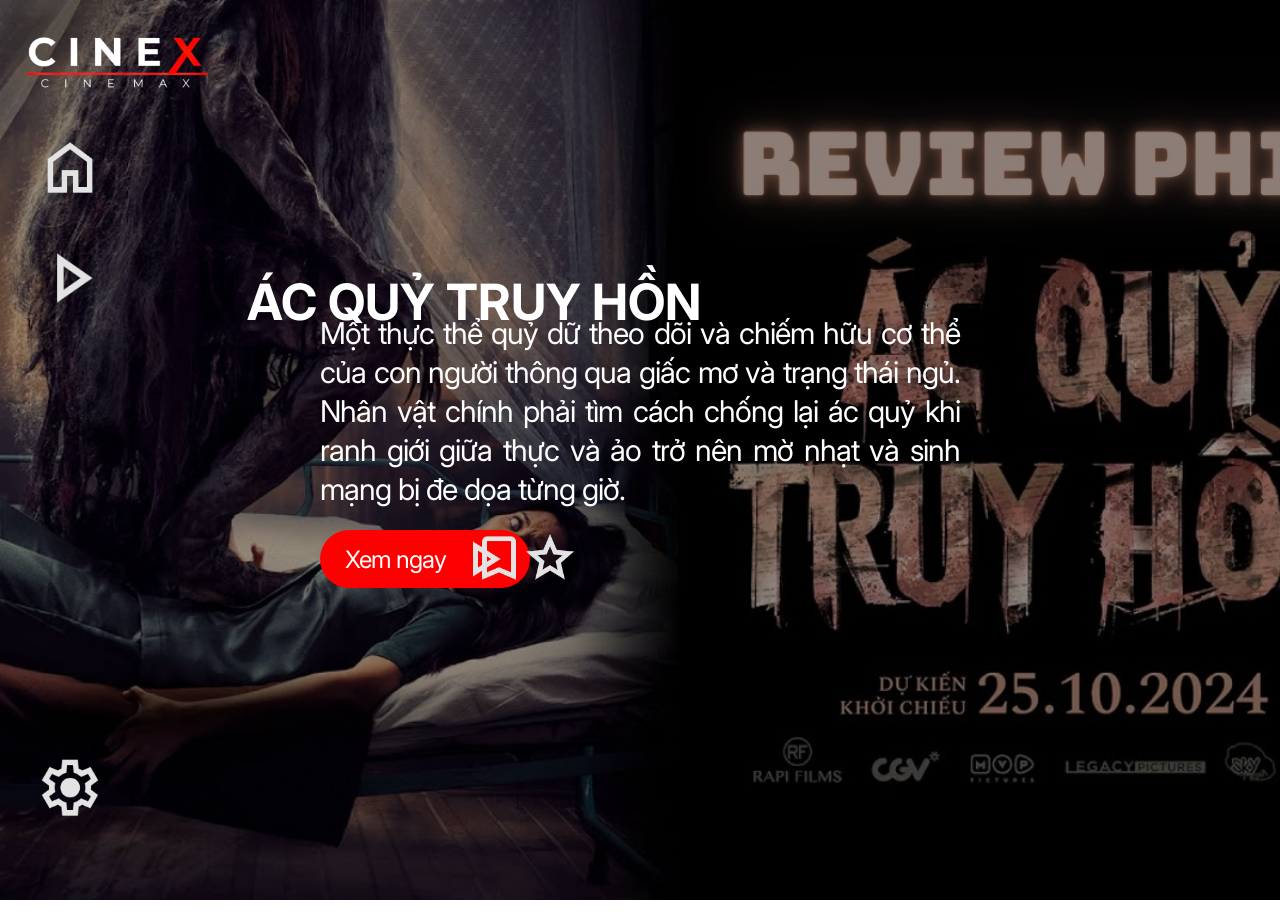
<file: acquy.html>
<!DOCTYPE html>
<html lang="en">
<head>
    <meta charset="UTF-8">
    <meta name="viewport" content="width=device-width, initial-scale=1.0">
    <title>CineX</title>
    <link rel="stylesheet" href="css/acquy.css">
    <link href="https://fonts.googleapis.com/css2?family=Inter:wght@100;200;300;400;500;600;700;800;900&display=swap" rel="stylesheet">

</head>
<body>
    <header>
        
        <img class="logo" src="assets/logo/cineX.png" alt="" width="300">

        <img class="background" src="assets/hinhnen/hinhacquy.png" alt="Background">

        <div class="menu-bar">
            <a class="menu" href="index.html"><img src="assets/logo2/home.png" alt="Home"></a>
            <a class="menu2" href="trailer/acquy.html"><img src="assets/logo2/play.png" alt="Play"></a>
            <a class="setting" href=""><img src="assets/logo2/setting.png" alt="Settings"></a> 
        </div>
    </header>
        <h2>ÁC QUỶ TRUY HỒN </h2>
        <br>
        <p>
            Một thực thể quỷ dữ theo dõi và chiếm hữu cơ thể của con người thông qua giấc mơ và trạng thái ngủ. Nhân vật chính phải tìm cách chống lại ác quỷ khi ranh giới giữa thực và ảo trở nên mờ nhạt và sinh mạng bị đe dọa từng giờ.        </p>
        <div>
            <button> <a class="xemngay" href="trailer/acquy.html">Xem ngay</a><img src="assets/logo2/play.png" alt="">
        </div>

            <a class="bookmark" href="#"><img src="assets/logo2/bookmark.png" alt=""></a>
            <a class="star" href="#"><img src="assets/logo2/star.png" alt=""></a>



</body>
</html>
</file>
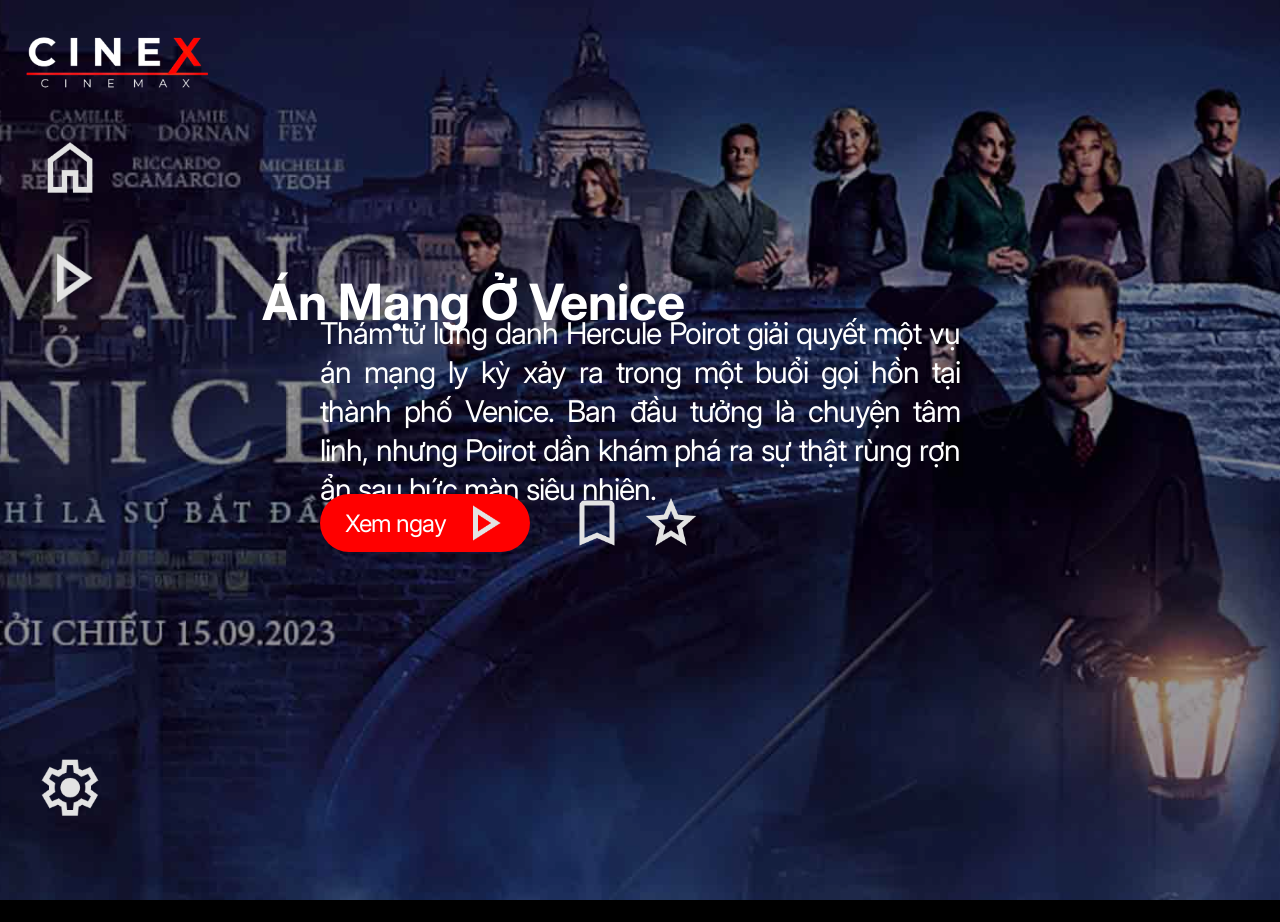
<file: anmangvinice.html>
<!DOCTYPE html>
<html lang="en">
<head>
    <meta charset="UTF-8">
    <meta name="viewport" content="width=device-width, initial-scale=1.0">
    <title>CineX</title>
    <link rel="stylesheet" href="css/anmangvinice.css">
    <link href="https://fonts.googleapis.com/css2?family=Inter:wght@100;200;300;400;500;600;700;800;900&display=swap" rel="stylesheet">
</head>

<body>
    <header>        
        <img class="logo" src="assets/logo/cineX.png" alt="" width="300">

        <img class="background" src="assets/hinhnen/hinhanmangvenice.png" alt="Background">
        <div class="menu-bar">
            <a class="menu" href="index.html"><img src="assets/logo2/home.png" alt="Home"></a>
            <a class="menu2" href="trailer/anmangvenice.html"><img src="assets/logo2/play.png" alt="Play"></a>
            <a class="setting" href=""><img src="assets/logo2/setting.png" alt="Settings"></a> 
        </div>
    </header>
        <h2>Án Mạng Ở Venice    </h2>
        <br>    
        <p>
            Thám tử lừng danh Hercule Poirot giải quyết một vụ án mạng ly kỳ xảy ra trong một buổi gọi hồn tại thành phố Venice. Ban đầu tưởng là chuyện tâm linh, nhưng Poirot dần khám phá ra sự thật rùng rợn ẩn sau bức màn siêu nhiên.            
            <button> <span> <a class="xemngay" href="trailer/anmangvenice.html">Xem ngay</a></span><img src="assets/logo2/play.png" alt="">
        </div>

            <a class="bookmark" href="#"><img src="assets/logo2/bookmark.png" alt=""></a>
            <a class="star" href="#"><img src="assets/logo2/star.png" alt=""></a>
       

</body>
</html>
</file>
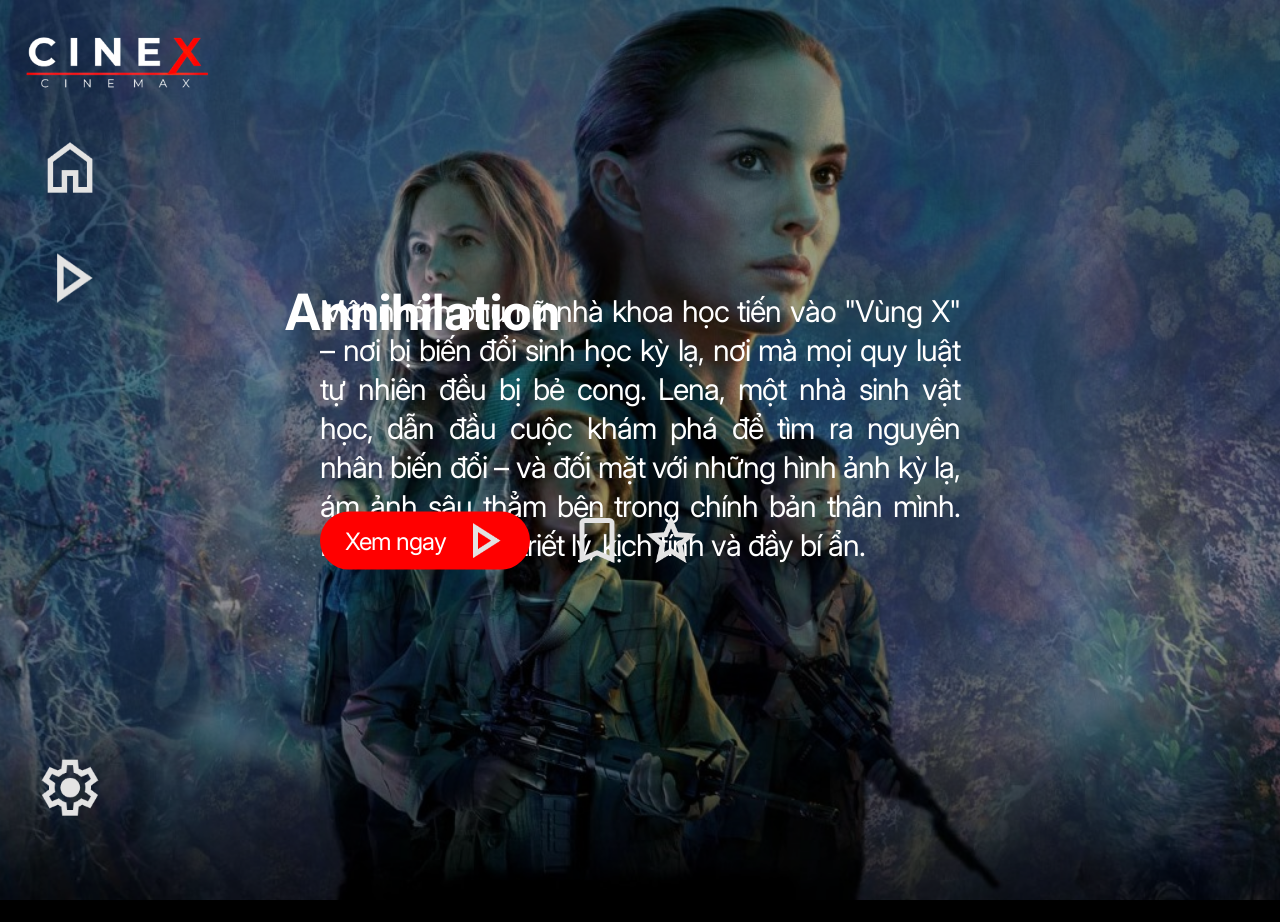
<file: annihilation.html>
<!DOCTYPE html>
<html lang="en">
<head>
    <meta charset="UTF-8">
    <meta name="viewport" content="width=device-width, initial-scale=1.0">
    <title>CineX</title>
    <link rel="stylesheet" href="css/annihilation.css">
    <link href="https://fonts.googleapis.com/css2?family=Inter:wght@100;200;300;400;500;600;700;800;900&display=swap" rel="stylesheet">
</head>

<body>
    <header>        
        <img class="logo" src="assets/logo/cineX.png" alt="" width="300">

        <img class="background" src="assets/hinhnen/hinhannihilation.png" alt="Background">
        <div class="menu-bar">
            <a class="menu" href="index.html"><img src="assets/logo2/home.png" alt="Home"></a>
            <a class="menu2" href="trailer/annihilation.html"><img src="assets/logo2/play.png" alt="Play"></a>
            <a class="setting" href=""><img src="assets/logo2/setting.png" alt="Settings"></a> 
        </div>
    </header>
        <h2>Annihilation</h2>
        <br>    
        <p>
            Một nhóm phụ nữ nhà khoa học tiến vào "Vùng X" – nơi bị biến đổi sinh học kỳ lạ, nơi mà mọi quy luật tự nhiên đều bị bẻ cong. Lena, một nhà sinh vật học, dẫn đầu cuộc khám phá để tìm ra nguyên nhân biến đổi – và đối mặt với những hình ảnh kỳ lạ, ám ảnh sâu thẳm bên trong chính bản thân mình. Phim mang tính triết lý, kịch tính và đầy bí ẩn.


            <button> <span> <a class="xemngay" href="trailer/annihilation.html">Xem ngay</a></span><img src="assets/logo2/play.png" alt="">
        </div>

            <a class="bookmark" href="#"><img src="assets/logo2/bookmark.png" alt=""></a>
            <a class="star" href="#"><img src="assets/logo2/star.png" alt=""></a>
       

</body>
</html>
</file>
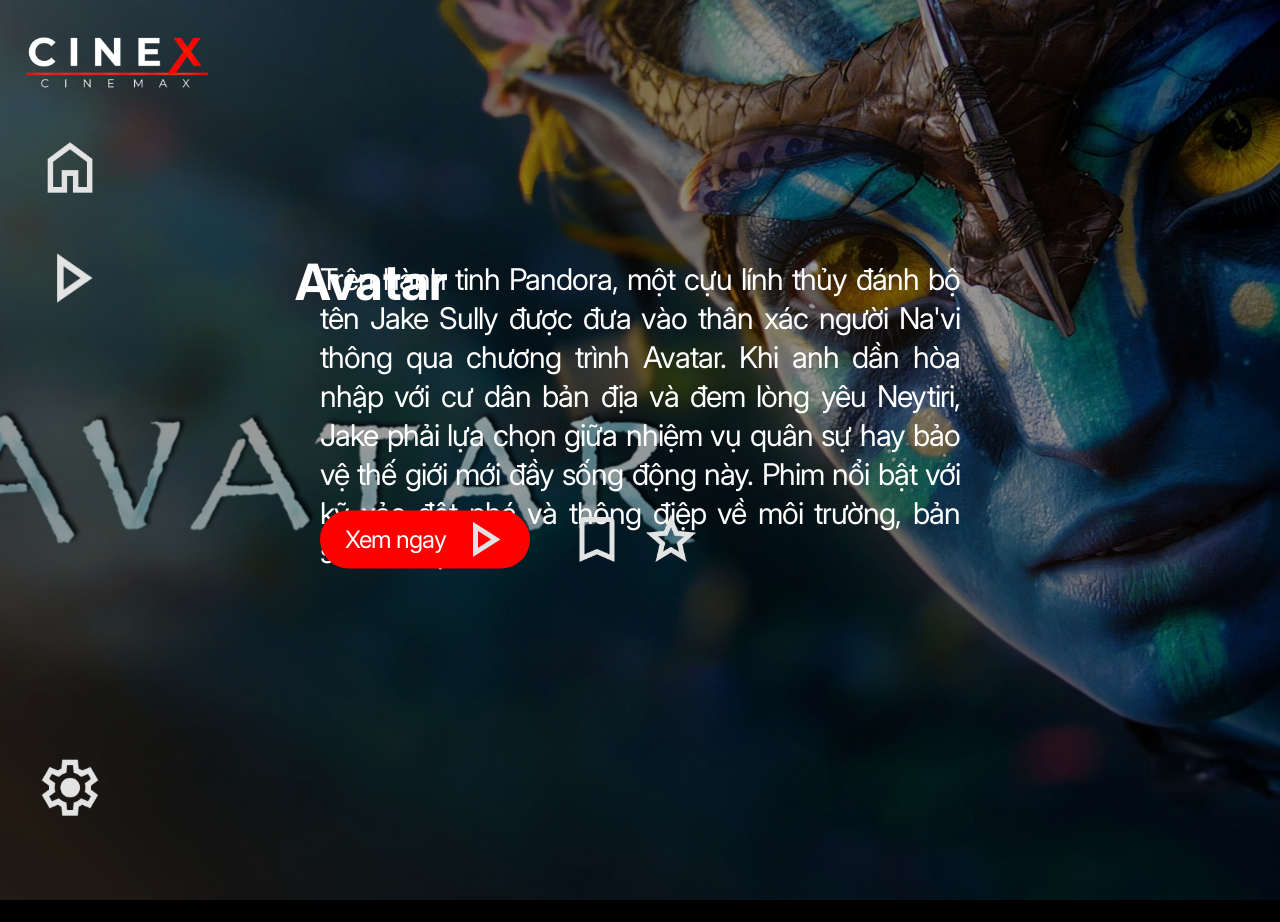
<file: avatar.html>
<!DOCTYPE html>
<html lang="en">
<head>
    <meta charset="UTF-8">
    <meta name="viewport" content="width=device-width, initial-scale=1.0">
    <title>CineX</title>
    <link rel="stylesheet" href="css/avatar.css">
    <link href="https://fonts.googleapis.com/css2?family=Inter:wght@100;200;300;400;500;600;700;800;900&display=swap" rel="stylesheet">
</head>

<body>
    <header>        
        <img class="logo" src="assets/logo/cineX.png" alt="" width="300">

        <img class="background" src="assets/hinhnen/hinhavatar.png" alt="Background">
        <div class="menu-bar">
            <a class="menu" href="index.html"><img src="assets/logo2/home.png" alt="Home"></a>
            <a class="menu2" href="trailer/avartar.html"><img src="assets/logo2/play.png" alt="Play"></a>
            <a class="setting" href=""><img src="assets/logo2/setting.png" alt="Settings"></a> 
        </div>
    </header>
        <h2>Avatar</h2>
        <br>    
        <p>
            Trên hành tinh Pandora, một cựu lính thủy đánh bộ tên Jake Sully được đưa vào thân xác người Na'vi thông qua chương trình Avatar. Khi anh dần hòa nhập với cư dân bản địa và đem lòng yêu Neytiri, Jake phải lựa chọn giữa nhiệm vụ quân sự hay bảo vệ thế giới mới đầy sống động này. Phim nổi bật với kỹ xảo đột phá và thông điệp về môi trường, bản sắc dân tộc.
            <button> <span> <a class="xemngay" href="trailer/avartar.html">Xem ngay</a></span><img src="assets/logo2/play.png" alt="">
        </div>

            <a class="bookmark" href="#"><img src="assets/logo2/bookmark.png" alt=""></a>
            <a class="star" href="#"><img src="assets/logo2/star.png" alt=""></a>
       

</body>
</html>
</file>
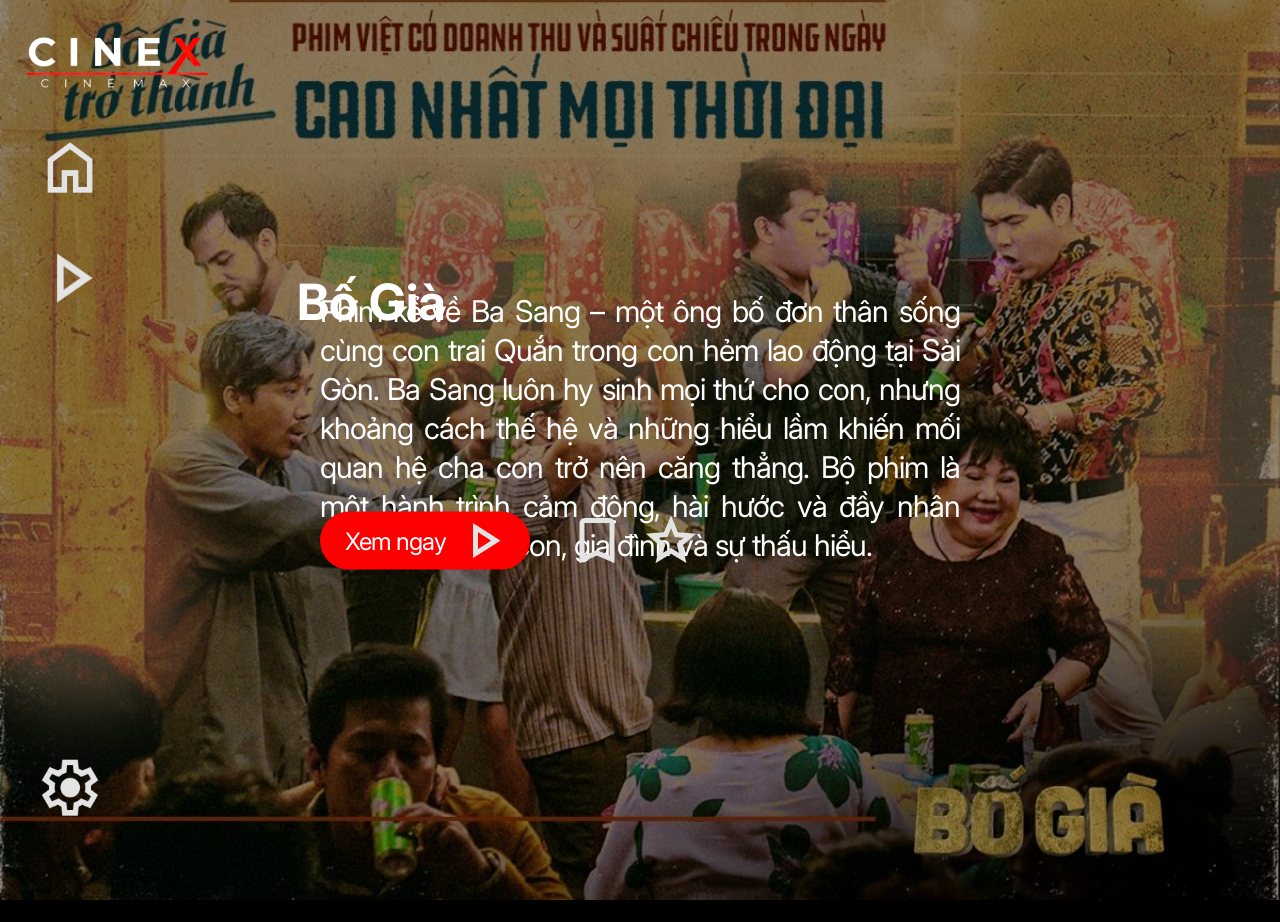
<file: bogia.html>
<!DOCTYPE html>
<html lang="en">
<head>
    <meta charset="UTF-8">
    <meta name="viewport" content="width=device-width, initial-scale=1.0">
    <title>CineX</title>
    <link rel="stylesheet" href="css/bogia.css">
    <link href="https://fonts.googleapis.com/css2?family=Inter:wght@100;200;300;400;500;600;700;800;900&display=swap" rel="stylesheet">
</head>

<body>
    <header>        
        <img class="logo" src="assets/logo/cineX.png" alt="" width="300">

        <img class="background" src="assets/hinhnen/hinhbogia.png" alt="Background">
        <div class="menu-bar">
            <a class="menu" href="index.html"><img src="assets/logo2/home.png" alt="Home"></a>
            <a class="menu2" href="trailer/bogia.html"><img src="assets/logo2/play.png" alt="Play"></a>
            <a class="setting" href=""><img src="assets/logo2/setting.png" alt="Settings"></a> 
        </div>
    </header>
        <h2>Bố Già </h2>
        <br>    
        <p>
            Phim kể về Ba Sang – một ông bố đơn thân sống cùng con trai Quắn trong con hẻm lao động tại Sài Gòn. Ba Sang luôn hy sinh mọi thứ cho con, nhưng khoảng cách thế hệ và những hiểu lầm khiến mối quan hệ cha con trở nên căng thẳng. Bộ phim là một hành trình cảm động, hài hước và đầy nhân văn về tình cha con, gia đình và sự thấu hiểu.

            <button> <span> <a class="xemngay" href="trailer/bogia.html">Xem ngay</a></span><img src="assets/logo2/play.png" alt="">
        </div>

            <a class="bookmark" href="#"><img src="assets/logo2/bookmark.png" alt=""></a>
            <a class="star" href="#"><img src="assets/logo2/star.png" alt=""></a>
       

</body>
</html>
</file>
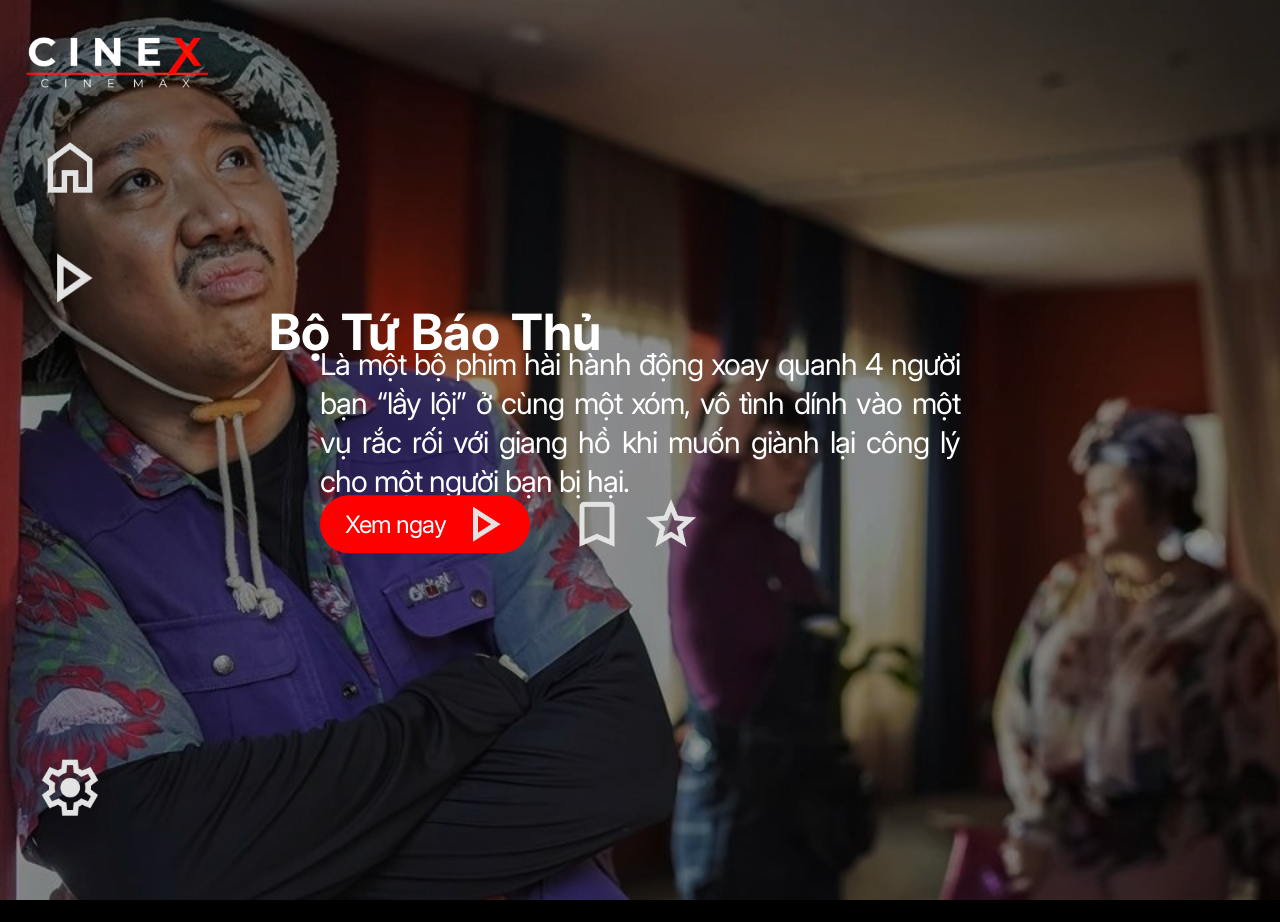
<file: botubbaothu.html>
<!DOCTYPE html>
<html lang="en">
<head>
    <meta charset="UTF-8">
    <meta name="viewport" content="width=device-width, initial-scale=1.0">
    <title>CineX</title>
    <link rel="stylesheet" href="css/botubaothu.css">
    <link href="https://fonts.googleapis.com/css2?family=Inter:wght@100;200;300;400;500;600;700;800;900&display=swap" rel="stylesheet">
</head>

<body>
    <header>        
        <img class="logo" src="assets/logo/cineX.png" alt="" width="300">

        <img class="background" src="assets/hinhnen/hinhbotubaothu.png" alt="Background">
        <div class="menu-bar">
            <a class="menu" href="index.html"><img src="assets/logo2/home.png" alt="Home"></a>
            <a class="menu2" href="trailer/bo4baothu.html"><img src="assets/logo2/play.png" alt="Play"></a>
            <a class="setting" href=""><img src="assets/logo2/setting.png" alt="Settings"></a> 
        </div>
    </header>
        <h2>Bộ Tứ Báo Thủ</h2>
        <br>    
        <p>
            Là một bộ phim hài hành động xoay quanh 4 người bạn “lầy lội” ở cùng một xóm, vô tình dính vào một vụ rắc rối với giang hồ khi muốn giành lại công lý cho một người bạn bị hại.            
            <button> <span> <a class="xemngay" href="trailer/bo4baothu.html">Xem ngay</a></span><img src="assets/logo2/play.png" alt="">
        </div>

            <a class="bookmark" href="#"><img src="assets/logo2/bookmark.png" alt=""></a>
            <a class="star" href="#"><img src="assets/logo2/star.png" alt=""></a>
       

</body>
</html>
</file>
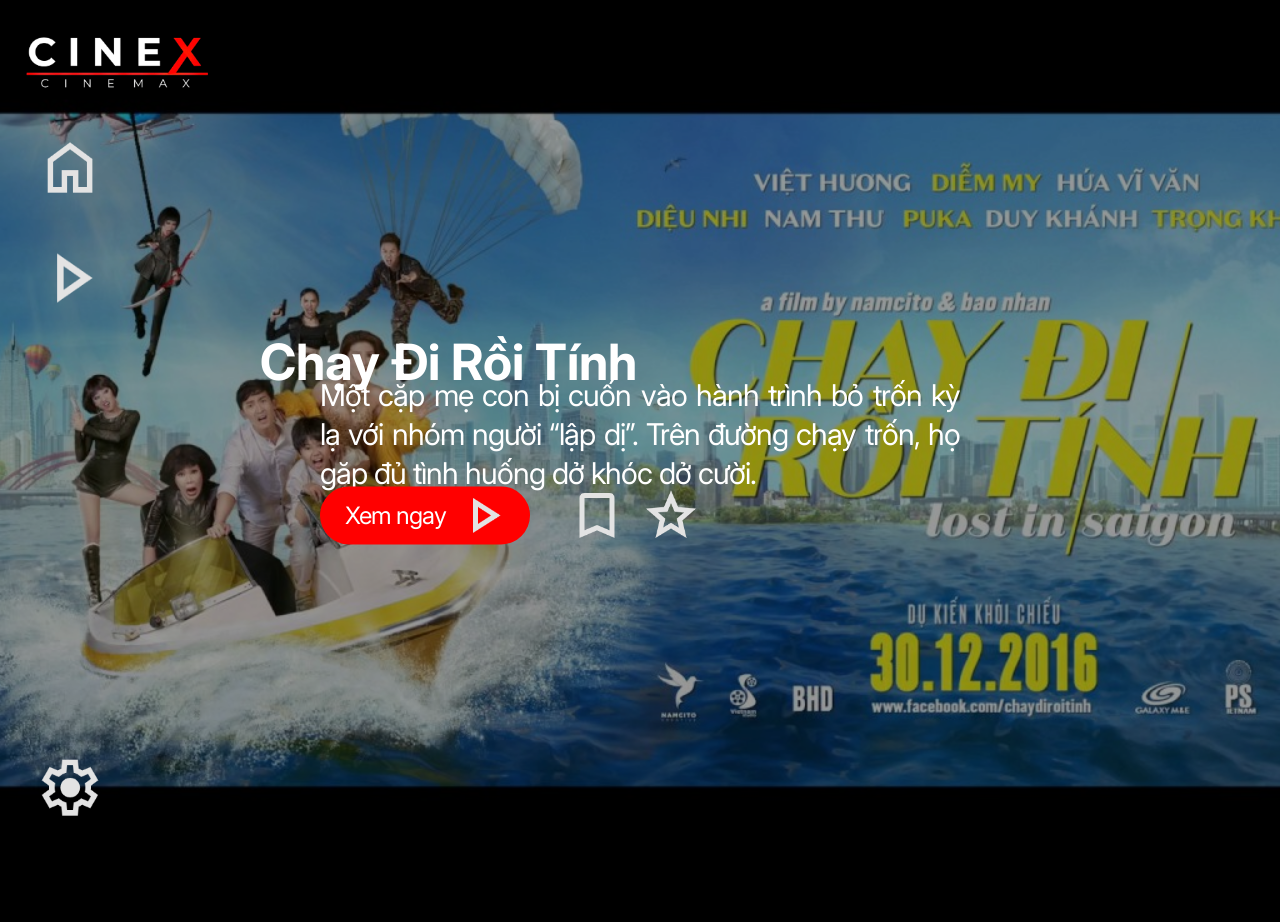
<file: chaydiroitinh.html>
<!DOCTYPE html>
<html lang="en">
<head>
    <meta charset="UTF-8">
    <meta name="viewport" content="width=device-width, initial-scale=1.0">
    <title>CineX</title>
    <link rel="stylesheet" href="css/chaydiroitinh.css">
    <link href="https://fonts.googleapis.com/css2?family=Inter:wght@100;200;300;400;500;600;700;800;900&display=swap" rel="stylesheet">
</head>

<body>
    <header>        
        <img class="logo" src="assets/logo/cineX.png" alt="" width="300">

        <img class="background" src="assets/hinhnen/hinhchaydiroitinh.png" alt="Background">
        <div class="menu-bar">
            <a class="menu" href="index.html"><img src="assets/logo2/home.png" alt="Home"></a>
            <a class="menu2" href="trailer/chaydiroitinh.html"><img src="assets/logo2/play.png" alt="Play"></a>
            <a class="setting" href=""><img src="assets/logo2/setting.png" alt="Settings"></a> 
        </div>
    </header>
        <h2>Chạy Đi Rồi Tính</h2>
        <br>    
        <p>
            Một cặp mẹ con bị cuốn vào hành trình bỏ trốn kỳ lạ với nhóm người “lập dị”. Trên đường chạy trốn, họ gặp đủ tình huống dở khóc dở cười.            
            <button> <span> <a class="xemngay" href="trailer/chaydiroitinh.html">Xem ngay</a></span><img src="assets/logo2/play.png" alt="">
        </div>

            <a class="bookmark" href="#"><img src="assets/logo2/bookmark.png" alt=""></a>
            <a class="star" href="#"><img src="assets/logo2/star.png" alt=""></a>
       

</body>
</html>
</file>
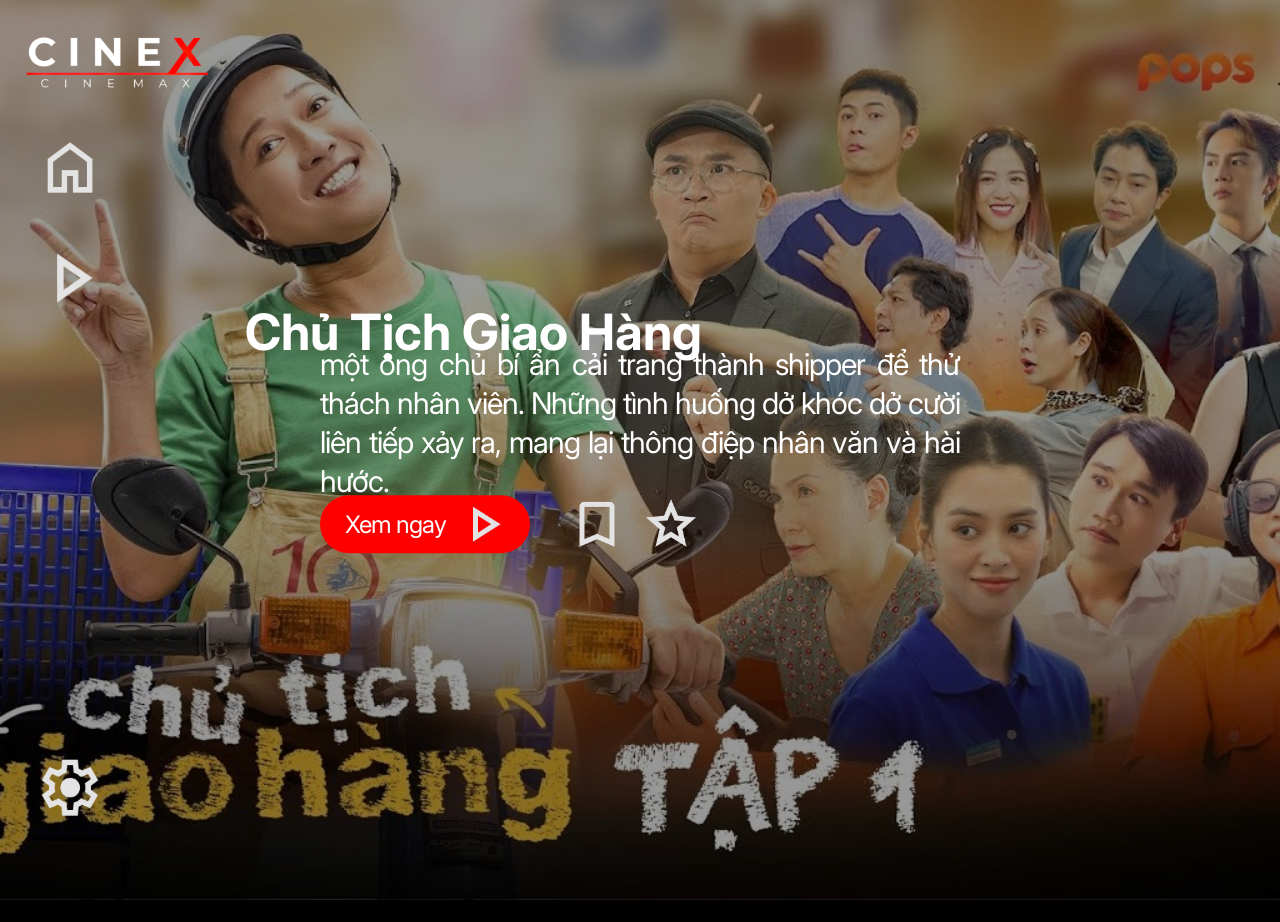
<file: chutichgiaohang.html>
<!DOCTYPE html>
<html lang="en">
<head>
    <meta charset="UTF-8">
    <meta name="viewport" content="width=device-width, initial-scale=1.0">
    <title>CineX</title>
    <link rel="stylesheet" href="css/chutichgiaohang.css">
    <link href="https://fonts.googleapis.com/css2?family=Inter:wght@100;200;300;400;500;600;700;800;900&display=swap" rel="stylesheet">
</head>

<body>
    <header>        
        <img class="logo" src="assets/logo/cineX.png" alt="" width="300">

        <img class="background" src="assets/hinhnen/hinhchutichgiaohang.png" alt="Background">
        <div class="menu-bar">
            <a class="menu" href="index.html"><img src="assets/logo2/home.png" alt="Home"></a>
            <a class="menu2" href="trailer/chutichgiaohang.html"><img src="assets/logo2/play.png" alt="Play"></a>
            <a class="setting" href=""><img src="assets/logo2/setting.png" alt="Settings"></a> 
        </div>
    </header>
        <h2>Chủ Tịch Giao Hàng</h2>
        <br>    
        <p>
            một ông chủ bí ẩn cải trang thành shipper để thử thách nhân viên. Những tình huống dở khóc dở cười liên tiếp xảy ra, mang lại thông điệp nhân văn và hài hước.        
            <button> <span> <a class="xemngay" href="trailer/chutichgiaohang.html">Xem ngay</a></span><img src="assets/logo2/play.png" alt="">
        </div>

            <a class="bookmark" href="#"><img src="assets/logo2/bookmark.png" alt=""></a>
            <a class="star" href="#"><img src="assets/logo2/star.png" alt=""></a>
       

</body>
</html>
</file>
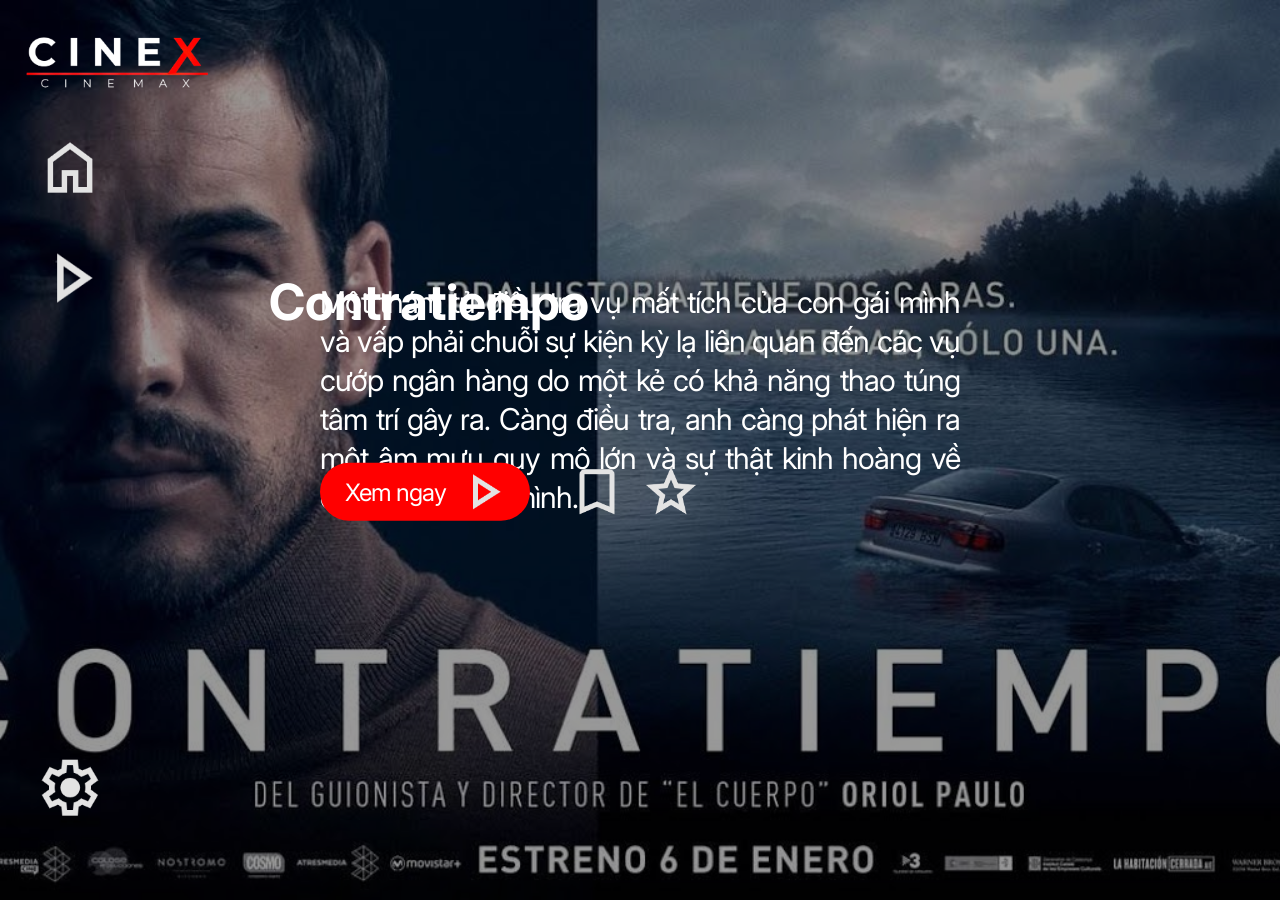
<file: contratiempo.html>
<!DOCTYPE html>
<html lang="en">
<head>
    <meta charset="UTF-8">
    <meta name="viewport" content="width=device-width, initial-scale=1.0">
    <title>CineX</title>
    <link rel="stylesheet" href="css/contratiempo.css">
    <link href="https://fonts.googleapis.com/css2?family=Inter:wght@100;200;300;400;500;600;700;800;900&display=swap" rel="stylesheet">
</head>

<body>
    <header>        
        <img class="logo" src="assets/logo/cineX.png" alt="" width="300">

        <img class="background" src="assets/hinhnen/hinhcontratiempo.png" alt="Background">
        <div class="menu-bar">
            <a class="menu" href="index.html"><img src="assets/logo2/home.png" alt="Home"></a>
            <a class="menu2" href="trailer/contratiempo.html"><img src="assets/logo2/play.png" alt="Play"></a>
            <a class="setting" href=""><img src="assets/logo2/setting.png" alt="Settings"></a> 
        </div>
    </header>
        <h2>Contratiempo </h2>
        <br>    
        <p>
            Một thám tử điều tra vụ mất tích của con gái mình và vấp phải chuỗi sự kiện kỳ lạ liên quan đến các vụ cướp ngân hàng do một kẻ có khả năng thao túng tâm trí gây ra. Càng điều tra, anh càng phát hiện ra một âm mưu quy mô lớn và sự thật kinh hoàng về chính bản thân mình.
            <button> <span> <a class="xemngay" href="trailer/contratiempo.html">Xem ngay</a></span><img src="assets/logo2/play.png" alt="">
        </div>

            <a class="bookmark" href="#"><img src="assets/logo2/bookmark.png" alt=""></a>
            <a class="star" href="#"><img src="assets/logo2/star.png" alt=""></a>
       

</body>
</html>
</file>
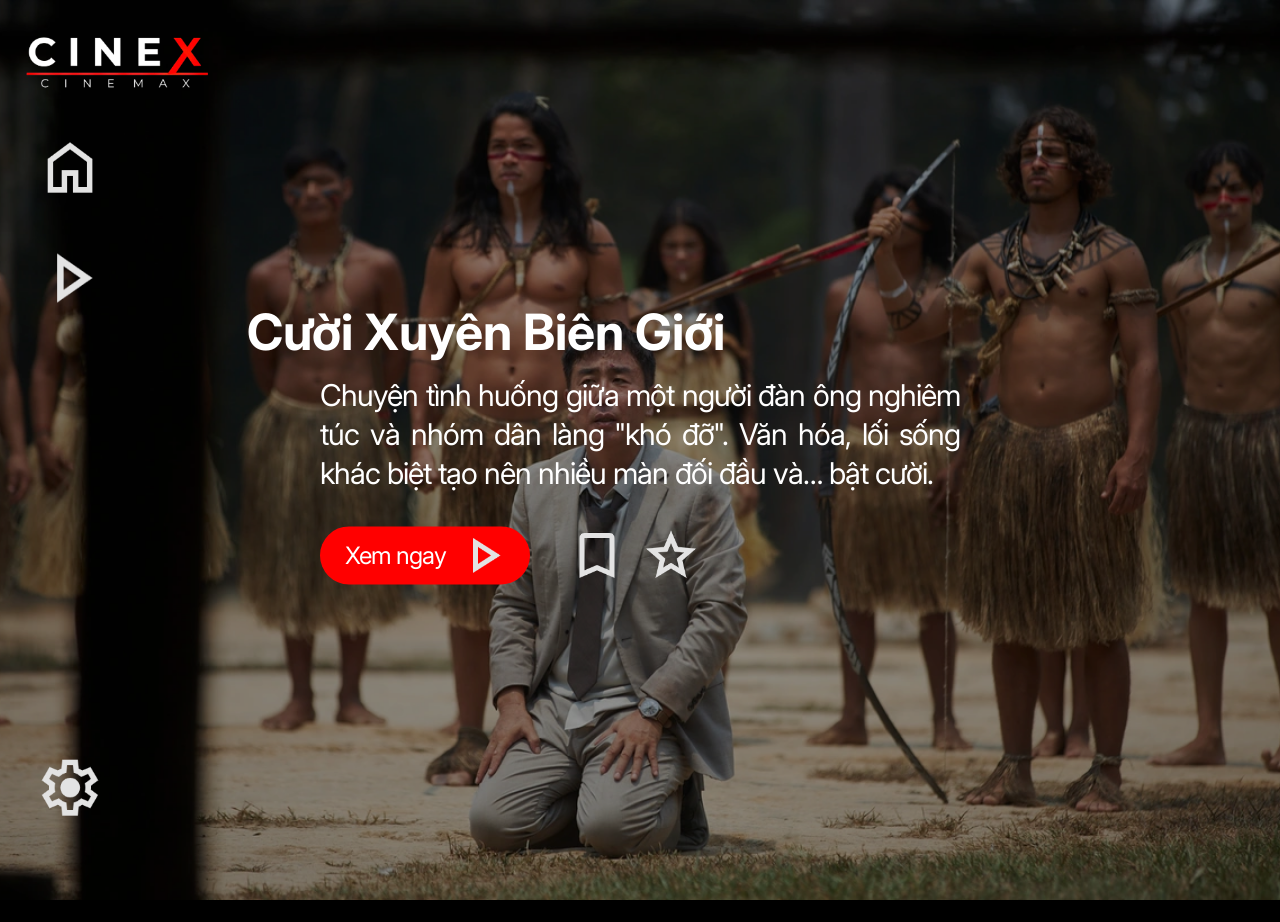
<file: cuoixuyenbiengioi.html>
<!DOCTYPE html>
<html lang="en">
<head>
    <meta charset="UTF-8">
    <meta name="viewport" content="width=device-width, initial-scale=1.0">
    <title>CineX</title>
    <link rel="stylesheet" href="css/cuoixuyenbiengioi.css">
    <link href="https://fonts.googleapis.com/css2?family=Inter:wght@100;200;300;400;500;600;700;800;900&display=swap" rel="stylesheet">
</head>

<body>
    <header>        
        <img class="logo" src="assets/logo/cineX.png" alt="" width="300">

        <img class="background" src="assets/hinhnen/hinhcuoixuyenbiengioi.png" alt="Background">
        <div class="menu-bar">
            <a class="menu" href="index.html"><img src="assets/logo2/home.png" alt="Home"></a>
            <a class="menu2" href="trailer/cuoixuyenbiengioi.html"><img src="assets/logo2/play.png" alt="Play"></a>
            <a class="setting" href=""><img src="assets/logo2/setting.png" alt="Settings"></a> 
        </div>
    </header>
        <h2>Cười Xuyên Biên Giới</h2>
        <br>    
        <p>
            Chuyện tình huống giữa một người đàn ông nghiêm túc và nhóm dân làng "khó đỡ". Văn hóa, lối sống khác biệt tạo nên nhiều màn đối đầu và… bật cười.            
            <button> <span> <a class="xemngay" href="trailer/cuoixuyenbiengioi.html">Xem ngay</a></span><img src="assets/logo2/play.png" alt="">
        </div>

            <a class="bookmark" href="#"><img src="assets/logo2/bookmark.png" alt=""></a>
            <a class="star" href="#"><img src="assets/logo2/star.png" alt=""></a>
       

</body>
</html>
</file>
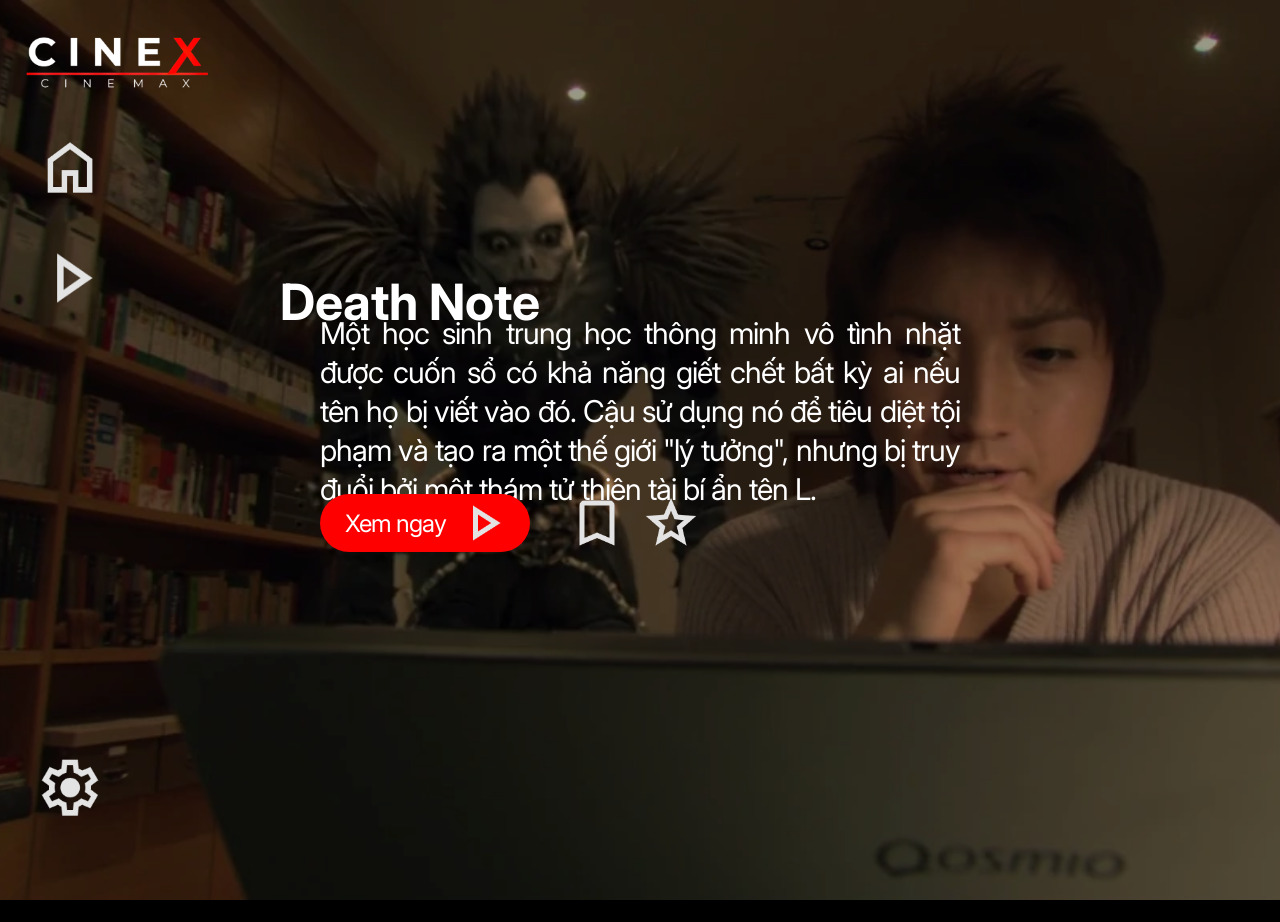
<file: deathnote.html>
<!DOCTYPE html>
<html lang="en">
<head>
    <meta charset="UTF-8">
    <meta name="viewport" content="width=device-width, initial-scale=1.0">
    <title>CineX</title>
    <link rel="stylesheet" href="css/deathnote.css">
    <link href="https://fonts.googleapis.com/css2?family=Inter:wght@100;200;300;400;500;600;700;800;900&display=swap" rel="stylesheet">
</head>

<body>
    <header>        
        <img class="logo" src="assets/logo/cineX.png" alt="" width="300">

        <img class="background" src="assets/hinhnen/hinhdeathnote.png" alt="Background">
        <div class="menu-bar">
            <a class="menu" href="index.html"><img src="assets/logo2/home.png" alt="Home"></a>
            <a class="menu2" href="trailer/deathnote.html"><img src="assets/logo2/play.png" alt="Play"></a>
            <a class="setting" href=""><img src="assets/logo2/setting.png" alt="Settings"></a> 
        </div>
    </header>
        <h2>Death Note</h2>
        <br>    
        <p>
            Một học sinh trung học thông minh vô tình nhặt được cuốn sổ có khả năng giết chết bất kỳ ai nếu tên họ bị viết vào đó. Cậu sử dụng nó để tiêu diệt tội phạm và tạo ra một thế giới "lý tưởng", nhưng bị truy đuổi bởi một thám tử thiên tài bí ẩn tên L.            <button> <span> <a class="xemngay" href="trailer/deathnote.html">Xem ngay</a></span><img src="assets/logo2/play.png" alt="">
        </div>

            <a class="bookmark" href="#"><img src="assets/logo2/bookmark.png" alt=""></a>
            <a class="star" href="#"><img src="assets/logo2/star.png" alt=""></a>
       

</body>
</html>
</file>
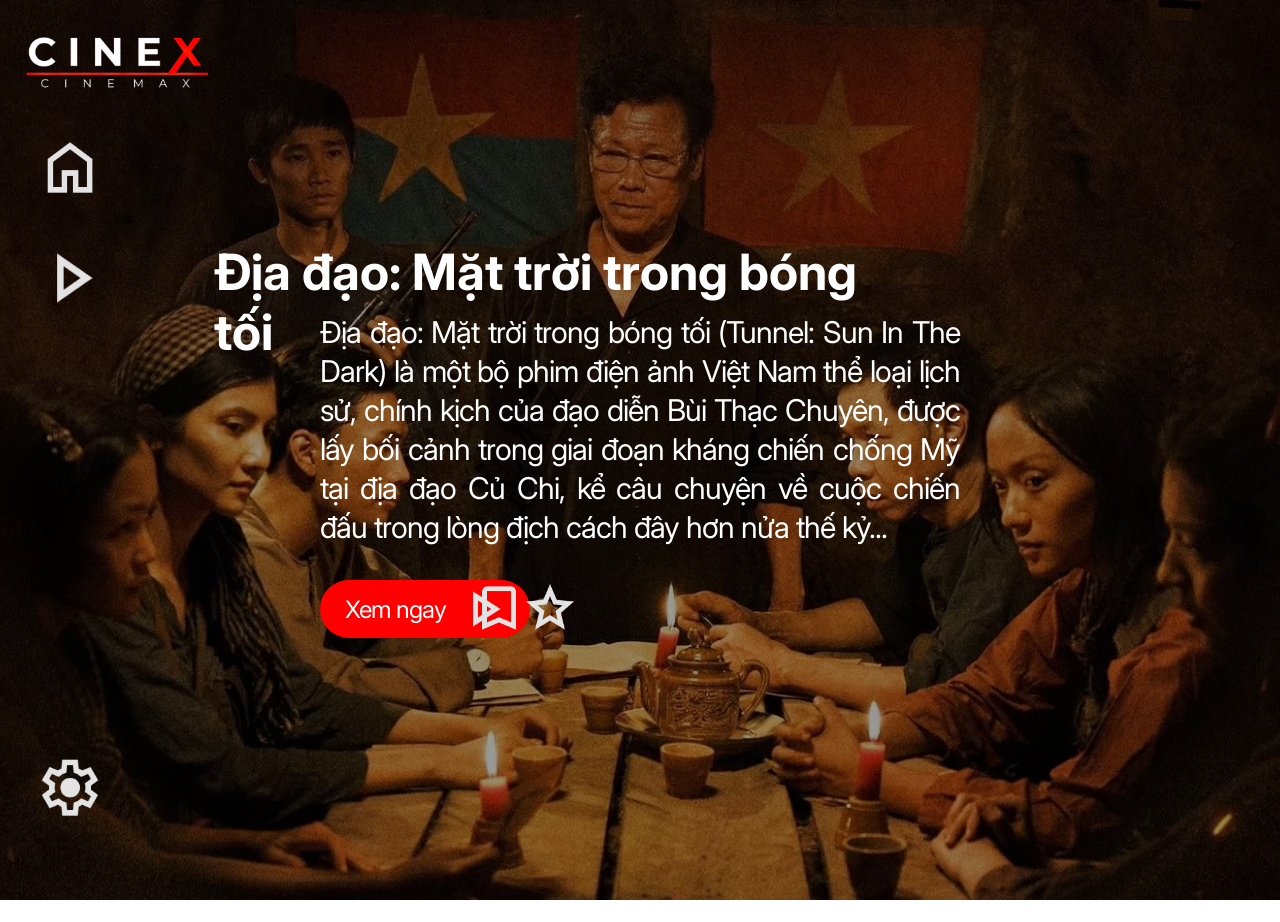
<file: diadao.html>
<!DOCTYPE html>
<html lang="en">
<head>
    <meta charset="UTF-8">
    <meta name="viewport" content="width=device-width, initial-scale=1.0">
    <title>CineX</title>
    <link rel="stylesheet" href="css/diadao.css">
    <link href="https://fonts.googleapis.com/css2?family=Inter:wght@100;200;300;400;500;600;700;800;900&display=swap" rel="stylesheet">
</head>

<body>
    <header>        
        <img class="logo" src="assets/logo/cineX.png" alt="" width="300">

        <img class="background" src="assets/hinhnen/diadao.png" alt="Background">
        <div class="menu-bar">
            <a class="menu" href="index.html"><img src="assets/logo2/home.png" alt="Home"></a>
            <a class="menu2" href="trailer/diadao.html"><img src="assets/logo2/play.png" alt="Play"></a>
            <a class="setting" href=""><img src="assets/logo2/setting.png" alt="Settings"></a> 
        </div>
    </header>
        <h2>Địa đạo: Mặt trời trong bóng tối</h2>
        <br>
        <p>
            Địa đạo: Mặt trời trong bóng tối (Tunnel: Sun In The Dark) là một bộ phim điện ảnh Việt Nam thể loại lịch sử, chính kịch của đạo diễn Bùi Thạc Chuyên, được lấy bối cảnh trong giai đoạn kháng chiến chống Mỹ tại địa đạo Củ Chi, kể câu chuyện về cuộc chiến đấu trong lòng địch cách đây hơn nửa thế kỷ...        <div>
            <button> <span> <a class="xemngay" href="trailer/diadao.html">Xem ngay</a></span><img src="assets/logo2/play.png" alt="">
        </div>

            <a class="bookmark" href="#"><img src="assets/logo2/bookmark.png" alt=""></a>
            <a class="star" href="#"><img src="assets/logo2/star.png" alt=""></a>
       

</body>
</html>
</file>
<file: css/acquy.css>
body{
    margin: 0;
    padding: 0;  
    overflow: hidden;
    
}

.background{
    width: 100vw;
    height: 100vh;
    object-fit: cover;
    filter: brightness(60%);  
}

.logo {
    left: 5px;
    position: absolute;
    filter: brightness(2);
    width: 230px;
    z-index: 1000;
}



.menu-bar {
    position: absolute;
    top: -90px;
    left: 15px;
    display: flex;
    flex-direction: column;
    gap:20px;  
    transform: scale(0.7);
}

.menu{
    margin-top: 90px;
}
.menu2 img {
    margin-top: 30px;
    width: 110px; 
    height: 120px; 
}
.setting{
    margin-top: 600px;
}

p{
    line-height: 1.3;
    text-align: left;
    text-align: justify;
    position: absolute;  
    top: 440px;  
    left: 50%; 
    transform: translate(-50%, -80%);  
    color: white;  
    font-size: 30px; 
    font-family: 'Inter', sans-serif;
    font-weight: 400;
    letter-spacing: -1px;
}

h2{
    text-align: left;
    position: absolute;  
    top: 260px;  
    left: 37%; 
    transform: translate(-50%, -50%);  
    color: white;  
    font-size: 50px; 
    font-weight: bold; 
    font-family: 'Inter', sans-serif; 
}

button{     
    border: none;
    outline: none;
    padding: 10px;
    align-items: center;
    gap: 5px;
    display: flex;
    justify-content: center;
    color: white;
    background-color: red;
    height: 58px;
    width: 210px;
    border-radius: 30px;
    position: absolute;  
    top: 530px;  
    left: 25%; 
    font-family: 'Inter', sans-serif;
    font-weight: 400;
    letter-spacing: -1px;
}
.bookmark{
    width: 50px;
    position: absolute;  
    top: 510px;  
    left: 37%;  
    z-index: 1000;
    transform: scale(0.6);
}

.star{
    width: 50px;
    position: absolute;  
    top: 510px;  
    left: 41%; 
    z-index: 1000;
    transform: scale(0.6);
}
button img{
    width: 60px; 
    height: auto;
}
a{
    justify-content: center;
    display: flex;
    align-items: center;
}
.xemngay{
    margin-left: 6px;
    display: flex;
    align-items: center;
    justify-content: center;
    padding: 2px;
    color: white;
    font-size: 24px;
    text-decoration: none;
    font-family: 'Inter', sans-serif; 
}
</file>
<file: css/anmangvinice.css>
body{
    margin: 0;
    padding: 0;  
    overflow: hidden;
    background-color: black;
    
}

.background{
    height: 100vh;
    width: 100vw;
    object-fit: cover;
    image-rendering: auto;
    filter: brightness(60%);  
}

.logo {
    left: 5px;
    position: absolute;
    filter: brightness(2);
    width: 230px;
    z-index: 1000;
}



.menu-bar {
    position: absolute;
    top: -90px;
    left: 15px;
    display: flex;
    flex-direction: column;
    gap:20px;  
    transform: scale(0.7);
}

.menu{
    margin-top: 90px;
}
.menu2 img {
    margin-top: 30px;
    width: 110px; 
    height: 120px; 
}
.setting{
    margin-top: 600px;
}

p{
    line-height: 1.3;
    text-align: left;
    text-align: justify;
    position: absolute;  
    top: 440px;  
    left: 50%; 
    transform: translate(-50%, -80%);  
    color: white;  
    font-size: 30px; 
    font-family: 'Inter', sans-serif;
    font-weight: 400;
    letter-spacing: -1px;
}

h2{
    text-align: left;
    position: absolute;  
    top: 260px;  
    left: 37%; 
    transform: translate(-50%, -50%);  
    color: white;  
    font-size: 50px; 
    font-weight: bold; 
    font-family: 'Inter', sans-serif; 
}

button{     
    border: none;
    outline: none;
    padding: 10px;
    align-items: center;
    gap: 5px;
    display: flex;
    justify-content: center;
    color: white;
    background-color: red;
    height: 58px;
    width: 210px;
    border-radius: 30px;
    position: absolute;  
    top: 180px;
    font-family: 'Inter', sans-serif;
    font-weight: 400;
    letter-spacing: -1px;
}
.bookmark{
    width: 50px;
    position: absolute;  
    left: 120%;  
    z-index: 1000;
}

.star{
    width: 50px;
    position: absolute;  
    left: 155%;
    z-index: 1000;
}
button img{
    width: 60px; 
    height: auto;
}
a{
    justify-content: center;
    display: flex;
    align-items: center;
}
.xemngay{
    margin-left: 6px;
    display: flex;
    align-items: center;
    justify-content: center;
    padding: 2px;
    color: white;
    font-size: 24px;
    text-decoration: none;
    font-family: 'Inter', sans-serif; 
}
</file>
<file: css/annihilation.css>
body{
    margin: 0;
    padding: 0;  
    overflow: hidden;
    background-color: black;
    
}

.background{
    height: 100vh;
    width: 100vw;
    object-fit: cover;
    image-rendering: auto;
    filter: brightness(60%);  
}

.logo {
    left: 5px;
    position: absolute;
    filter: brightness(2);
    width: 230px;
    z-index: 1000;
}



.menu-bar {
    position: absolute;
    top: -90px;
    left: 15px;
    display: flex;
    flex-direction: column;
    gap:20px;  
    transform: scale(0.7);
}

.menu{
    margin-top: 90px;
}
.menu2 img {
    margin-top: 30px;
    width: 110px; 
    height: 120px; 
}
.setting{
    margin-top: 600px;
}

p{
    line-height: 1.3;
    text-align: left;
    text-align: justify;
    position: absolute;  
    top: 480px;  
    left: 50%; 
    transform: translate(-50%, -80%);  
    color: white;  
    font-size: 30px; 
    font-family: 'Inter', sans-serif;
    font-weight: 400;
    letter-spacing: -1px;
}

h2{
    text-align: left;
    position: absolute;  
    top: 270px;  
    left: 33%; 
    transform: translate(-50%, -50%);  
    color: white;  
    font-size: 50px; 
    font-weight: bold; 
    font-family: 'Inter', sans-serif; 
}

button{     
    border: none;
    outline: none;
    padding: 10px;
    align-items: center;
    gap: 5px;
    display: flex;
    justify-content: center;
    color: white;
    background-color: red;
    height: 58px;
    width: 210px;
    border-radius: 30px;
    position: absolute;  
    top: 220px;
    font-family: 'Inter', sans-serif;
    font-weight: 400;
    letter-spacing: -1px;
}
.bookmark{
    width: 50px;
    position: absolute;  
    left: 120%;  
    z-index: 1000;
}

.star{
    width: 50px;
    position: absolute;  
    left: 155%;
    z-index: 1000;
}
button img{
    width: 60px; 
    height: auto;
}
a{
    justify-content: center;
    display: flex;
    align-items: center;
}
.xemngay{
    margin-left: 6px;
    display: flex;
    align-items: center;
    justify-content: center;
    padding: 2px;
    color: white;
    font-size: 24px;
    text-decoration: none;
    font-family: 'Inter', sans-serif; 
}
</file>
<file: css/avatar.css>
body{
    margin: 0;
    padding: 0;  
    overflow: hidden;
    background-color: black;
    
}

.background{
    height: 100vh;
    width: 100vw;
    object-fit: cover;
    image-rendering: auto;
    filter: brightness(60%);  
}

.logo {
    left: 5px;
    position: absolute;
    filter: brightness(2);
    width: 230px;
    z-index: 1000;
}



.menu-bar {
    position: absolute;
    top: -90px;
    left: 15px;
    display: flex;
    flex-direction: column;
    gap:20px;  
    transform: scale(0.7);
}

.menu{
    margin-top: 90px;
}
.menu2 img {
    margin-top: 30px;
    width: 110px; 
    height: 120px; 
}
.setting{
    margin-top: 600px;
}

p{
    line-height: 1.3;
    text-align: left;
    text-align: justify;
    position: absolute;  
    top: 480px;  
    left: 50%; 
    transform: translate(-50%, -80%);  
    color: white;  
    font-size: 30px; 
    font-family: 'Inter', sans-serif;
    font-weight: 400;
    letter-spacing: -1px;
}

h2{
    text-align: left;
    position: absolute;  
    top: 240px;  
    left: 29%; 
    transform: translate(-50%, -50%);  
    color: white;  
    font-size: 50px; 
    font-weight: bold; 
    font-family: 'Inter', sans-serif; 
}

button{     
    border: none;
    outline: none;
    padding: 10px;
    align-items: center;
    gap: 5px;
    display: flex;
    justify-content: center;
    color: white;
    background-color: red;
    height: 58px;
    width: 210px;
    border-radius: 30px;
    position: absolute;  
    top: 250px;
    font-family: 'Inter', sans-serif;
    font-weight: 400;
    letter-spacing: -1px;
}
.bookmark{
    width: 50px;
    position: absolute;  
    left: 120%;  
    z-index: 1000;
}

.star{
    width: 50px;
    position: absolute;  
    left: 155%;
    z-index: 1000;
}
button img{
    width: 60px; 
    height: auto;
}
a{
    justify-content: center;
    display: flex;
    align-items: center;
}
.xemngay{
    margin-left: 6px;
    display: flex;
    align-items: center;
    justify-content: center;
    padding: 2px;
    color: white;
    font-size: 24px;
    text-decoration: none;
    font-family: 'Inter', sans-serif; 
}
</file>
<file: css/bogia.css>
body{
    margin: 0;
    padding: 0;  
    overflow: hidden;
    background-color: black;
    
}

.background{
    height: 100vh;
    width: 100vw;
    object-fit: cover;
    image-rendering: auto;
    filter: brightness(60%);  
}

.logo {
    left: 5px;
    position: absolute;
    filter: brightness(2);
    width: 230px;
    z-index: 1000;
}



.menu-bar {
    position: absolute;
    top: -90px;
    left: 15px;
    display: flex;
    flex-direction: column;
    gap:20px;  
    transform: scale(0.7);
}

.menu{
    margin-top: 90px;
}
.menu2 img {
    margin-top: 30px;
    width: 110px; 
    height: 120px; 
}
.setting{
    margin-top: 600px;
}

p{
    line-height: 1.3;
    text-align: left;
    text-align: justify;
    position: absolute;  
    top: 480px;  
    left: 50%; 
    transform: translate(-50%, -80%);  
    color: white;  
    font-size: 30px; 
    font-family: 'Inter', sans-serif;
    font-weight: 400;
    letter-spacing: -1px;
}

h2{
    text-align: left;
    position: absolute;  
    top: 260px;  
    left: 29%; 
    transform: translate(-50%, -50%);  
    color: white;  
    font-size: 50px; 
    font-weight: bold; 
    font-family: 'Inter', sans-serif; 
}

button{     
    border: none;
    outline: none;
    padding: 10px;
    align-items: center;
    gap: 5px;
    display: flex;
    justify-content: center;
    color: white;
    background-color: red;
    height: 58px;
    width: 210px;
    border-radius: 30px;
    position: absolute;  
    top: 220px;
    font-family: 'Inter', sans-serif;
    font-weight: 400;
    letter-spacing: -1px;
}
.bookmark{
    width: 50px;
    position: absolute;  
    left: 120%;  
    z-index: 1000;
}

.star{
    width: 50px;
    position: absolute;  
    left: 155%;
    z-index: 1000;
}
button img{
    width: 60px; 
    height: auto;
}
a{
    justify-content: center;
    display: flex;
    align-items: center;
}
.xemngay{
    margin-left: 6px;
    display: flex;
    align-items: center;
    justify-content: center;
    padding: 2px;
    color: white;
    font-size: 24px;
    text-decoration: none;
    font-family: 'Inter', sans-serif; 
}
</file>
<file: css/botubaothu.css>
body{
    margin: 0;
    padding: 0;  
    overflow: hidden;
    background-color: black;
    
}

.background{
    height: 100vh;
    width: 100vw;
    object-fit: cover;
    image-rendering: auto;
    filter: brightness(60%);  
}

.logo {
    left: 5px;
    position: absolute;
    filter: brightness(2);
    width: 230px;
    z-index: 1000;
}



.menu-bar {
    position: absolute;
    top: -90px;
    left: 15px;
    display: flex;
    flex-direction: column;
    gap:20px;  
    transform: scale(0.7);
}

.menu{
    margin-top: 90px;
}
.menu2 img {
    margin-top: 30px;
    width: 110px; 
    height: 120px; 
}
.setting{
    margin-top: 600px;
}

p{
    line-height: 1.3;
    text-align: left;
    text-align: justify;
    position: absolute;  
    top: 440px;  
    left: 50%; 
    transform: translate(-50%, -80%);  
    color: white;  
    font-size: 30px; 
    font-family: 'Inter', sans-serif;
    font-weight: 400;
    letter-spacing: -1px;
}

h2{
    text-align: left;
    position: absolute;  
    top: 290px;  
    left: 34%; 
    transform: translate(-50%, -50%);  
    color: white;  
    font-size: 50px; 
    font-weight: bold; 
    font-family: 'Inter', sans-serif; 
}

button{     
    border: none;
    outline: none;
    padding: 10px;
    align-items: center;
    gap: 5px;
    display: flex;
    justify-content: center;
    color: white;
    background-color: red;
    height: 58px;
    width: 210px;
    border-radius: 30px;
    position: absolute;  
    top: 150px;
    font-family: 'Inter', sans-serif;
    font-weight: 400;
    letter-spacing: -1px;
}
.bookmark{
    width: 50px;
    position: absolute;  
    left: 120%;  
    z-index: 1000;
}

.star{
    width: 50px;
    position: absolute;  
    left: 155%;
    z-index: 1000;
}
button img{
    width: 60px; 
    height: auto;
}
a{
    justify-content: center;
    display: flex;
    align-items: center;
}
.xemngay{
    margin-left: 6px;
    display: flex;
    align-items: center;
    justify-content: center;
    padding: 2px;
    color: white;
    font-size: 24px;
    text-decoration: none;
    font-family: 'Inter', sans-serif; 
}
</file>
<file: css/chaydiroitinh.css>
body{
    margin: 0;
    padding: 0;  
    overflow: hidden;
    background-color: black;
    
}

.background{
    height: 100vh;
    width: 100vw;
    object-fit: cover;
    image-rendering: auto;
    filter: brightness(60%);  
}

.logo {
    left: 5px;
    position: absolute;
    filter: brightness(2);
    width: 230px;
    z-index: 1000;
}



.menu-bar {
    position: absolute;
    top: -90px;
    left: 15px;
    display: flex;
    flex-direction: column;
    gap:20px;  
    transform: scale(0.7);
}

.menu{
    margin-top: 90px;
}
.menu2 img {
    margin-top: 30px;
    width: 110px; 
    height: 120px; 
}
.setting{
    margin-top: 600px;
}

p{
    line-height: 1.3;
    text-align: left;
    text-align: justify;
    position: absolute;  
    top: 440px;  
    left: 50%; 
    transform: translate(-50%, -80%);  
    color: white;  
    font-size: 30px; 
    font-family: 'Inter', sans-serif;
    font-weight: 400;
    letter-spacing: -1px;
}

h2{
    text-align: left;
    position: absolute;  
    top: 320px;  
    left: 35%; 
    transform: translate(-50%, -50%);  
    color: white;  
    font-size: 50px; 
    font-weight: bold; 
    font-family: 'Inter', sans-serif; 
}

button{     
    border: none;
    outline: none;
    padding: 10px;
    align-items: center;
    gap: 5px;
    display: flex;
    justify-content: center;
    color: white;
    background-color: red;
    height: 58px;
    width: 210px;
    border-radius: 30px;
    position: absolute;  
    top: 110px;
    font-family: 'Inter', sans-serif;
    font-weight: 400;
    letter-spacing: -1px;
}
.bookmark{
    width: 50px;
    position: absolute;  
    left: 120%;  
    z-index: 1000;
}

.star{
    width: 50px;
    position: absolute;  
    left: 155%;
    z-index: 1000;
}
button img{
    width: 60px; 
    height: auto;
}
a{
    justify-content: center;
    display: flex;
    align-items: center;
}
.xemngay{
    margin-left: 6px;
    display: flex;
    align-items: center;
    justify-content: center;
    padding: 2px;
    color: white;
    font-size: 24px;
    text-decoration: none;
    font-family: 'Inter', sans-serif; 
}
</file>
<file: css/chutichgiaohang.css>
body{
    margin: 0;
    padding: 0;  
    overflow: hidden;
    background-color: black;
    
}

.background{
    height: 100vh;
    width: 100vw;
    object-fit: cover;
    image-rendering: auto;
    filter: brightness(60%);  
}

.logo {
    left: 5px;
    position: absolute;
    filter: brightness(2);
    width: 230px;
    z-index: 1000;
}



.menu-bar {
    position: absolute;
    top: -90px;
    left: 15px;
    display: flex;
    flex-direction: column;
    gap:20px;  
    transform: scale(0.7);
}

.menu{
    margin-top: 90px;
}
.menu2 img {
    margin-top: 30px;
    width: 110px; 
    height: 120px; 
}
.setting{
    margin-top: 600px;
}

p{
    line-height: 1.3;
    text-align: left;
    text-align: justify;
    position: absolute;  
    top: 440px;  
    left: 50%; 
    transform: translate(-50%, -80%);  
    color: white;  
    font-size: 30px; 
    font-family: 'Inter', sans-serif;
    font-weight: 400;
    letter-spacing: -1px;
}

h2{
    text-align: left;
    position: absolute;  
    top: 290px;  
    left: 37%; 
    transform: translate(-50%, -50%);  
    color: white;  
    font-size: 50px; 
    font-weight: bold; 
    font-family: 'Inter', sans-serif; 
}

button{     
    border: none;
    outline: none;
    padding: 10px;
    align-items: center;
    gap: 5px;
    display: flex;
    justify-content: center;
    color: white;
    background-color: red;
    height: 58px;
    width: 210px;
    border-radius: 30px;
    position: absolute;  
    top: 150px;
    font-family: 'Inter', sans-serif;
    font-weight: 400;
    letter-spacing: -1px;
}
.bookmark{
    width: 50px;
    position: absolute;  
    left: 120%;  
    z-index: 1000;
}

.star{
    width: 50px;
    position: absolute;  
    left: 155%;
    z-index: 1000;
}
button img{
    width: 60px; 
    height: auto;
}
a{
    justify-content: center;
    display: flex;
    align-items: center;
}
.xemngay{
    margin-left: 6px;
    display: flex;
    align-items: center;
    justify-content: center;
    padding: 2px;
    color: white;
    font-size: 24px;
    text-decoration: none;
    font-family: 'Inter', sans-serif; 
}
</file>
<file: css/contratiempo.css>
body{
    margin: 0;
    padding: 0;  
    overflow: hidden;
    
}

.background{
    width: 100vw;
    height: 100vh;
    object-fit: cover;
    filter: brightness(60%);  
}

.logo {
    left: 5px;
    position: absolute;
    filter: brightness(2);
    width: 230px;
    z-index: 1000;
}



.menu-bar {
    position: absolute;
    top: -90px;
    left: 15px;
    display: flex;
    flex-direction: column;
    gap:20px;  
    transform: scale(0.7);
}

.menu{
    margin-top: 90px;
}
.menu2 img {
    margin-top: 30px;
    width: 110px; 
    height: 120px; 
}
.setting{
    margin-top: 600px;
}

p{
    line-height: 1.3;
    text-align: left;
    text-align: justify;
    position: absolute;  
    top: 440px;  
    left: 50%; 
    transform: translate(-50%, -80%);  
    color: white;  
    font-size: 30px; 
    font-family: 'Inter', sans-serif;
    font-weight: 400;
    letter-spacing: -1px;
}

h2{
    text-align: left;
    position: absolute;  
    top: 260px;  
    left: 33.5%; 
    transform: translate(-50%, -50%);  
    color: white;  
    font-size: 50px; 
    font-weight: bold; 
    font-family: 'Inter', sans-serif; 
}

button{     
    border: none;
    outline: none;
    padding: 10px;
    align-items: center;
    gap: 5px;
    display: flex;
    justify-content: center;
    color: white;
    background-color: red;
    height: 58px;
    width: 210px;
    border-radius: 30px;
    position: absolute;  
    top: 180px;
    font-family: 'Inter', sans-serif;
    font-weight: 400;
    letter-spacing: -1px;
}
.bookmark{
    width: 50px;
    position: absolute;  
    left: 120%;  
    z-index: 1000;
}

.star{
    width: 50px;
    position: absolute;  
    left: 155%;
    z-index: 1000;
}
button img{
    width: 60px; 
    height: auto;
}
a{
    justify-content: center;
    display: flex;
    align-items: center;
}
.xemngay{
    margin-left: 6px;
    display: flex;
    align-items: center;
    justify-content: center;
    padding: 2px;
    color: white;
    font-size: 24px;
    text-decoration: none;
    font-family: 'Inter', sans-serif; 
}
</file>
<file: css/cuoixuyenbiengioi.css>
body{
    margin: 0;
    padding: 0;  
    overflow: hidden;
    background-color: black;
    
}

.background{
    height: 100vh;
    width: 100vw;
    object-fit: cover;
    image-rendering: auto;
    filter: brightness(60%);  
}

.logo {
    left: 5px;
    position: absolute;
    filter: brightness(2);
    width: 230px;
    z-index: 1000;
}



.menu-bar {
    position: absolute;
    top: -90px;
    left: 15px;
    display: flex;
    flex-direction: column;
    gap:20px;  
    transform: scale(0.7);
}

.menu{
    margin-top: 90px;
}
.menu2 img {
    margin-top: 30px;
    width: 110px; 
    height: 120px; 
}
.setting{
    margin-top: 600px;
}

p{
    line-height: 1.3;
    text-align: left;
    text-align: justify;
    position: absolute;  
    top: 440px;  
    left: 50%; 
    transform: translate(-50%, -80%);  
    color: white;  
    font-size: 30px; 
    font-family: 'Inter', sans-serif;
    font-weight: 400;
    letter-spacing: -1px;
}

h2{
    text-align: left;
    position: absolute;  
    top: 290px;  
    left: 38%; 
    transform: translate(-50%, -50%);  
    color: white;  
    font-size: 50px; 
    font-weight: bold; 
    font-family: 'Inter', sans-serif; 
}

button{     
    border: none;
    outline: none;
    padding: 10px;
    align-items: center;
    gap: 5px;
    display: flex;
    justify-content: center;
    color: white;
    background-color: red;
    height: 58px;
    width: 210px;
    border-radius: 30px;
    position: absolute;  
    top: 150px;
    font-family: 'Inter', sans-serif;
    font-weight: 400;
    letter-spacing: -1px;
}
.bookmark{
    width: 50px;
    position: absolute;  
    left: 120%;  
    z-index: 1000;
}

.star{
    width: 50px;
    position: absolute;  
    left: 155%;
    z-index: 1000;
}
button img{
    width: 60px; 
    height: auto;
}
a{
    justify-content: center;
    display: flex;
    align-items: center;
}
.xemngay{
    margin-left: 6px;
    display: flex;
    align-items: center;
    justify-content: center;
    padding: 2px;
    color: white;
    font-size: 24px;
    text-decoration: none;
    font-family: 'Inter', sans-serif; 
}
</file>
<file: css/deathnote.css>
body{
        margin: 0;
        padding: 0;  
        overflow: hidden;
        background-color: black;
        
    }

    .background{
        height: 100vh;
        width: 100vw;
        object-fit: cover;
        image-rendering: auto;
        filter: brightness(60%);  
    }

    .logo {
        left: 5px;
        position: absolute;
        filter: brightness(2);
        width: 230px;
        z-index: 1000;
    }



    .menu-bar {
        position: absolute;
        top: -90px;
        left: 15px;
        display: flex;
        flex-direction: column;
        gap:20px;  
        transform: scale(0.7);
    }

    .menu{
        margin-top: 90px;
    }
    .menu2 img {
        margin-top: 30px;
        width: 110px; 
        height: 120px; 
    }
    .setting{
        margin-top: 600px;
    }

    p{
        line-height: 1.3;
        text-align: left;
        text-align: justify;
        position: absolute;  
        top: 440px;  
        left: 50%; 
        transform: translate(-50%, -80%);  
        color: white;  
        font-size: 30px; 
        font-family: 'Inter', sans-serif;
        font-weight: 400;
        letter-spacing: -1px;
    }

    h2{
        text-align: left;
        position: absolute;  
        top: 260px;  
        left: 32%; 
        transform: translate(-50%, -50%);  
        color: white;  
        font-size: 50px; 
        font-weight: bold; 
        font-family: 'Inter', sans-serif; 
    }

    button{     
        border: none;
        outline: none;
        padding: 10px;
        align-items: center;
        gap: 5px;
        display: flex;
        justify-content: center;
        color: white;
        background-color: red;
        height: 58px;
        width: 210px;
        border-radius: 30px;
        position: absolute;  
        top: 180px;
        font-family: 'Inter', sans-serif;
        font-weight: 400;
        letter-spacing: -1px;
    }
    .bookmark{
        width: 50px;
        position: absolute;  
        left: 120%;  
        z-index: 1000;
    }

    .star{
        width: 50px;
        position: absolute;  
        left: 155%;
        z-index: 1000;
    }
    button img{
        width: 60px; 
        height: auto;
    }
    a{
        justify-content: center;
        display: flex;
        align-items: center;
    }
    .xemngay{
        margin-left: 6px;
        display: flex;
        align-items: center;
        justify-content: center;
        padding: 2px;
        color: white;
        font-size: 24px;
        text-decoration: none;
        font-family: 'Inter', sans-serif; 
    }
</file>
<file: css/diadao.css>
body{
        margin: 0;
        padding: 0;  
        overflow: hidden;
        
    }

    .background{
        width: 100vw;
        height: 100vh;
        object-fit: cover;
        filter: brightness(60%);  
    }

    .logo {
        left: 5px;
        position: absolute;
        filter: brightness(2);
        width: 230px;
        z-index: 1000;
    }



    .menu-bar {
        position: absolute;
        top: -90px;
        left: 15px;
        display: flex;
        flex-direction: column;
        gap:20px;  
        transform: scale(0.7);
    }
    
    .menu{
        margin-top: 90px;
    }
    .menu2 img {
        margin-top: 30px;
        width: 110px; 
        height: 120px; 
    }
    .setting{
        margin-top: 600px;
    }

    p{
        line-height: 1.3;
        text-align: left;
        text-align: justify;
        position: absolute;  
        top: 470px;  
        left: 50%; 
        transform: translate(-50%, -80%);  
        color: white;  
        font-size: 30px; 
        font-family: 'Inter', sans-serif;
        font-weight: 400;
        letter-spacing: -1px;
    }

    h2{
        text-align: left;
        position: absolute;  
        top: 260px;  
        left: 44.5%; 
        transform: translate(-50%, -50%);  
        color: white;  
        font-size: 50px; 
        font-weight: bold; 
        font-family: 'Inter', sans-serif; 
    }

    button{     
        border: none;
        outline: none;
        padding: 10px;
        align-items: center;
        gap: 5px;
        display: flex;
        justify-content: center;
        color: white;
        background-color: red;
        height: 58px;
        width: 210px;
        border-radius: 30px;
        position: absolute;  
        top: 580px;  
        left: 25%; 
        font-family: 'Inter', sans-serif;
        font-weight: 400;
        letter-spacing: -1px;
    }
    .bookmark{
        width: 50px;
        position: absolute;  
        top: 560px;  
        left: 37%;  
        z-index: 1000;
        transform: scale(0.6);
    }

    .star{
        width: 50px;
        position: absolute;  
        top: 560px;  
        left: 41%; 
        z-index: 1000;
        transform: scale(0.6);
    }
    button img{
        width: 60px; 
        height: auto;
    }
    a{
        justify-content: center;
        display: flex;
        align-items: center;
    }
    .xemngay{
        margin-left: 6px;
        display: flex;
        align-items: center;
        justify-content: center;
        padding: 2px;
        color: white;
        font-size: 24px;
        text-decoration: none;
        font-family: 'Inter', sans-serif; 
    }
</file>
